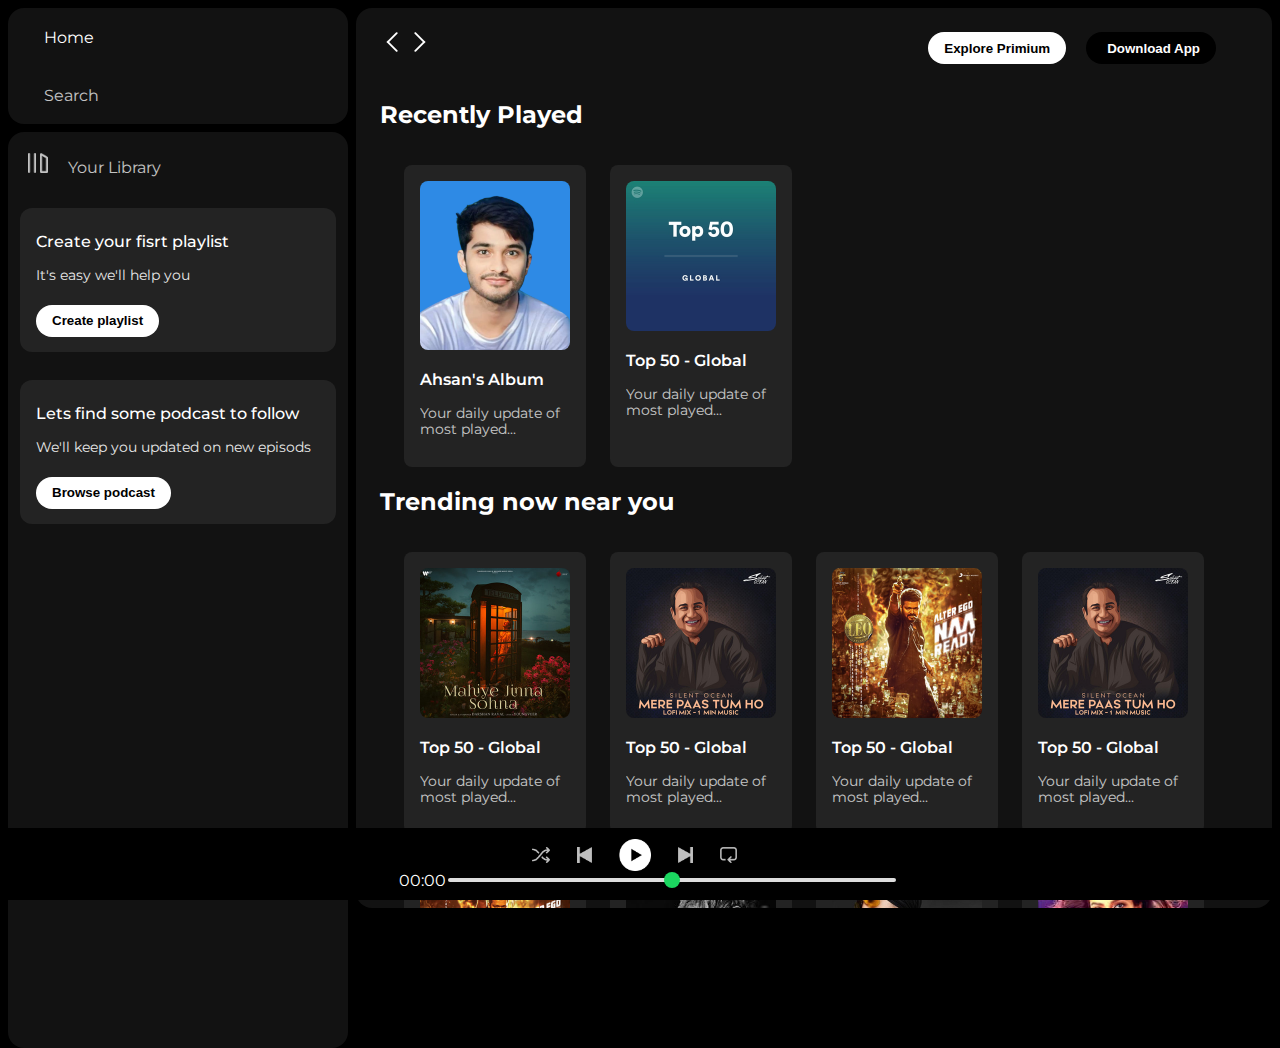
<file: index.html>
<!DOCTYPE html>
<html lang="en">

<head>
    <meta charset="UTF-8">
    <meta name="viewport" content="width=device-width, initial-scale=1.0">
    <!--font icon link -->
    <link rel="stylesheet" href="https://cdnjs.cloudflare.com/ajax/libs/font-awesome/6.6.0/css/all.min.css"
        integrity="sha512-Kc323vGBEqzTmouAECnVceyQqyqdsSiqLQISBL29aUW4U/M7pSPA/gEUZQqv1cwx4OnYxTxve5UMg5GT6L4JJg=="
        crossorigin="anonymous" referrerpolicy="no-referrer" />
    <link rel="icon" href="./assets/logo.png">
    <!-- css link -->
    <link rel="stylesheet" href="style.css">
    <title>Spotify - Web Player: Music for everyone</title>
    <link rel="preconnect" href="https://fonts.googleapis.com">
    <link rel="preconnect" href="https://fonts.gstatic.com" crossorigin>
    <link href="https://fonts.googleapis.com/css2?family=Montserrat:ital,wght@0,100..900;1,100..900&display=swap"
        rel="stylesheet">

</head>

<body>
    <div class="main">
        <div class="sidebar">
            <div class="nav">
                <div class="nav-option" style="opacity: 1;">
                    <i class="fa-solid fa-house"></i>
                    <a href="#">Home</a>
                </div>
                <div class="nav-option">
                    <i class="fa-solid fa-magnifying-glass"></i>
                    <a href="#">Search</a>
                </div>
            </div>
            <div class="library">
                <div class="options">
                    <div class="lib-option nav-option">
                        <img src="./assets/library_icon.png">
                        <a href="#">Your Library</a>
                    </div>
                    <div class="icons">
                        <i class="fa-solid fa-plus"></i>
                        <i class="fa-solid fa-arrow-right"></i>
                    </div>
                </div>
                <div class="lib-box">
                    <div class="box">
                        <p class="box-p1">Create your fisrt playlist</p>
                        <p class="box-p2">It's easy we'll help you</p>
                        <button class="badge">Create playlist</button>
                    </div>
                    <div class="box">
                        <p class="box-p1">Lets find some podcast to follow</p>
                        <p class="box-p2">We'll keep you updated on new episods</p>
                        <button class="badge">Browse podcast</button>
                    </div>
                </div>
            </div>
        </div>
        <div class="main-content">
            <div class="sticky-nav">
                <div class="sticky-nav-icon">
                    <img src="./assets/backward_icon.png">
                    <img src="./assets/forward_icon.png" class="hide">
                </div>
                <div class="sticky-nav-option">
                    <button class="badge nav-item hide">Explore Primium</button>
                    <button class="badge nav-item dark-badge"><i class="fa-regular fa-circle-down"
                            style="margin-right: 5px;"></i>Download App</button>
                    <i class="fa-regular fa-user nav-item"></i>
                </div>
            </div>

            <h2>Recently Played</h2>
            <div class="card-container">

                <div class="card">
                    <img src="./assets/ahsan.png" class="card-img">
                    <p class="card-title">Ahsan's Album</p>
                    <p class="card-info">Your daily update of most played... </p>
                </div>
                <div class="card">
                    <img src="./assets/card1img.jpeg" class="card-img">
                    <p class="card-title">Top 50 - Global</p>
                    <p class="card-info">Your daily update of most played... </p>
                </div>


            </div>


            <h2>Trending now near you</h2>
            <div class="card-container">
                <div class="card">
                    <img src="./assets/card2img.jpeg" class="card-img">
                    <p class="card-title">Top 50 - Global</p>
                    <p class="card-info">Your daily update of most played... </p>
                </div>
                <div class="card">
                    <img src="./assets/card3img.jpeg" class="card-img">
                    <p class="card-title">Top 50 - Global</p>
                    <p class="card-info">Your daily update of most played... </p>
                </div>
                <div class="card">
                    <img src="./assets/card4img.jpeg" class="card-img">
                    <p class="card-title">Top 50 - Global</p>
                    <p class="card-info">Your daily update of most played... </p>
                </div>
                <div class="card">
                    <img src="./assets/card3img.jpeg" class="card-img">
                    <p class="card-title">Top 50 - Global</p>
                    <p class="card-info">Your daily update of most played... </p>
                </div>
                <div class="card">
                    <img src="./assets/card4img.jpeg" class="card-img">
                    <p class="card-title">Top 50 - Global</p>
                    <p class="card-info">Your daily update of most played... </p>
                </div>
                <div class="card">
                    <img src="./assets/kk.jpeg" class="card-img">
                    <p class="card-title">Top 50 - Global</p>
                    <p class="card-info">Your daily update of most played... </p>
                </div>
                <div class="card">
                    <img src="./assets/diljit.jpeg" class="card-img">
                    <p class="card-title">Top 50 - Global</p>
                    <p class="card-info">Your daily update of most played... </p>
                </div>
                <div class="card">
                    <img src="./assets/top10.jpeg" class="card-img">
                    <p class="card-title">Top 50 - Global</p>
                    <p class="card-info">Your daily update of most played... </p>
                </div>
                <div class="card">
                    <img src="./assets/jubin nautiya.jpeg" class="card-img">
                    <p class="card-title">Top 50 - Global</p>
                    <p class="card-info">Your daily update of most played... </p>
                </div>
                <div class="card">
                    <img src="./assets/neha kakkar.jpg" class="card-img">
                    <p class="card-title">Top 50 - Global</p>
                    <p class="card-info">Your daily update of most played... </p>
                </div>
            </div>

            <h2>Trending Song</h2>
            <div class="card-container">
                <div class="card">
                    <img src="./assets/card2img.jpeg" class="card-img">
                    <p class="card-title">Top 50 - Global</p>
                    <p class="card-info">Your daily update of most played... </p>
                </div>
                <div class="card">
                    <img src="./assets/card3img.jpeg" class="card-img">
                    <p class="card-title">Top 50 - Global</p>
                    <p class="card-info">Your daily update of most played... </p>
                </div>
                <div class="card">
                    <img src="./assets/card4img.jpeg" class="card-img">
                    <p class="card-title">Top 50 - Global</p>
                    <p class="card-info">Your daily update of most played... </p>
                </div>
                <div class="card">
                    <img src="./assets/card3img.jpeg" class="card-img">
                    <p class="card-title">Top 50 - Global</p>
                    <p class="card-info">Your daily update of most played... </p>
                </div>
                <div class="card">
                    <img src="./assets/card4img.jpeg" class="card-img">
                    <p class="card-title">Top 50 - Global</p>
                    <p class="card-info">Your daily update of most played... </p>
                </div>
                <div class="card">
                    <img src="./assets/kk.jpeg" class="card-img">
                    <p class="card-title">Top 50 - Global</p>
                    <p class="card-info">Your daily update of most played... </p>
                </div>
                <div class="card">
                    <img src="./assets/diljit.jpeg" class="card-img">
                    <p class="card-title">Top 50 - Global</p>
                    <p class="card-info">Your daily update of most played... </p>
                </div>
                <div class="card">
                    <img src="./assets/top10.jpeg" class="card-img">
                    <p class="card-title">Top 50 - Global</p>
                    <p class="card-info">Your daily update of most played... </p>
                </div>
                <div class="card">
                    <img src="./assets/jubin nautiya.jpeg" class="card-img">
                    <p class="card-title">Top 50 - Global</p>
                    <p class="card-info">Your daily update of most played... </p>
                </div>
                <div class="card">
                    <img src="./assets/neha kakkar.jpg" class="card-img">
                    <p class="card-title">Top 50 - Global</p>
                    <p class="card-info">Your daily update of most played... </p>
                </div>
            </div>
            <h2>Feature Charts</h2>
            <div class="card-container feature">
                <div class="card">
                    <img src="./assets/card5img.jpeg" class="card-img">
                    <p class="card-title">Top 50 - Treading Song</p>
                    <p class="card-info">Your daily update of most played... </p>
                </div>
                <div class="card">
                    <img src="./assets/card6img.jpeg" class="card-img">
                    <p class="card-title">Top 50 - Global</p>
                    <p class="card-info">Your daily update of most played... </p>
                </div>
                <div class="card">
                    <img src="./assets/top10.jpeg" class="card-img">
                    <p class="card-title">Top 50 - Global</p>
                    <p class="card-info">Your daily update of most played... </p>
                </div>
                <div class="card">
                    <img src="./assets/card1img.jpeg" class="card-img">
                    <p class="card-title">Top 50 - India</p>
                    <p class="card-info">Your daily update of most played... </p>
                </div>
            </div>
            <div class="footer">
                <div class="line">

                </div>
            </div>

        </div>
        <div class="music-player">
            <div class="album"></div>
            <div class="player">
                <div class="player-controls">
                    <img src="./assets/player_icon1.png" class="player-control-icon">
                    <img src="./assets/player_icon2.png" class="player-control-icon">
                    <img src="./assets/player_icon3.png" class="player-control-icon" style="opacity: 1; height: 2rem;">
                    <img src="./assets/player_icon4.png" class="player-control-icon">
                    <img src="./assets/player_icon5.png" class="player-control-icon">
                </div>
                <div class="playback-bar">
                    <span class="curr-time">00:00</span>
                    <input type="range" min="0" max="100" class="progress-bar" step="1">
                </div>
            </div>
            <div class="control"></div>
        </div>
    </div>
</body>

</html>
</file>
<file: style.css>
body{

  font-family: "Montserrat", sans-serif;
  font-optical-sizing: auto;
  margin: 0;
  background-color: black;
  color: white;
  /* over flow::  */
  overflow: hidden;
}
.main{
   display: flex;
   height: 100vh;
   padding: 0.5rem;
}
.main-content{
    background-color: #121212;
    /* jitna div hai usko utna utna space dedo
    ans baki ka bacha hau jagah mujhe dedo>>  main-content */
    flex:1;
    border-radius: 1rem;
    overflow: auto;
    padding: 0 1.5rem 0 1.5rem;
}

.sidebar{
    background-color: black;
    width: 340px;
    /* 1 rem=16px */
    border-radius: 1rem; 
    margin-right: 0.5rem;  
}
.nav{
    background-color: #121212;
    display: flex;
    flex-direction:column;
    justify-content: center;
    height: 100px;
    padding: 0.5rem 0.75rem;
    border-radius: 1rem;
}
.nav-option{
   line-height: 2.5rem;
   opacity: 0.75;
   padding: 0.5rem;
}
.nav-option:hover{
 opacity: 1;
}
.nav-option i{
    font-size: 1.25rem;
}

.nav-option a{
    font-size: 1rem;
  margin-left: 1rem;
}


.music-player{
    background-color: black;
    position: fixed;
    bottom: 0;
    width: 100%;
    height: 72px;
}
a{
    text-decoration: none;
    color: #fff;
}

.library{
    background-color: #121212;
  border-radius: 1rem;
  height: 100%;
 margin-top: 0.5rem;
 padding: 0.5rem 0.75rem;
}
.options{
    display: flex;
    justify-content: space-between;
    align-items: center;
}
.lib-option img{
    height: 1.25rem;
    width: 1.25rem;
}
.icons{
    font-size: 1.25rem;
    opacity: 0.75;
    margin-right: 1rem;
    display: flex;
}
.icons i{
    opacity: 0.75;
    margin-right: 1rem;
    
}
.icons i:hover{
  opacity: 1;
  transform: scale(1.2 );
  
}

.box{
    height: 8rem;
    background-color: #232323;
    border-radius: 0.75rem;
    margin: 0.75rem 0 1.75rem 0;
    padding: 0.5rem 1rem;
}

.box-p1{
  font-size: 1rem;
  font-weight: 500;
}
.box-p2{
    font-size: 0.85rem;
    opacity: 0.9;
}
.badge{
    background-color: #fff;
   border: none;
   border-radius: 100px;
   padding: 0.25rem 1rem;
   font-weight: 700;
   margin-top: 0.5rem;
   height: 2rem;
   width: fit-content;
}
.dark-badge{
    background-color: #000;
    color: #fff;
}

button:hover{
  transform: scale(1.05);
}


.sticky-nav{
    position: sticky;
    top: 0;
    background-color: #121212;
    display: flex;
    justify-content: space-between;
    align-items: center;
    padding: 1rem 0 1rem 0;
    z-index: 10;
}
.nav-item{
    margin-right: 1rem;
}
/* jab tak 1000px rahegi */
@media (max-width:1000px){
    .hide{
        display: none;
    }
}
.card{
    background-color: #232323;
    width: 150px;
    border-radius: 0.5rem;
    padding: 1rem;
    margin-left: 1.5rem;
    margin-top: 1rem;
  
}
.card-container{
    display: flex;
    flex-wrap: wrap;
}
.card-img{
    width: 100%;
    border-radius: 0.5rem;
}
.card-title{
    font-weight: 600;
}
.card-info{
    font-size: 0.85rem;
    opacity: 0.75;
}
.feature{
    display: flex;
    flex-wrap: wrap;
}
.footer{
    height: 300px;
    display: flex;
    align-items: center;
    justify-content: center;

}
.line{
    width: 90%;
    height: 50%;
    border-top: 1px solid white;
    opacity: 0.4;
}
.music-player{
    display: flex;
    align-items: center;
    justify-content: space-between;
}
.album{
    width: 25%;
   
}
.player{
    width: 50%;
  
}

.control{
    width: 25%;
   
}
.player-controls{
    display: flex;
    align-items: center;
    justify-content: center;
}
.player-control-icon{
    height: 1rem;
    margin-right: 1.7rem;
    opacity: 0.75;
}
.player-control-icon:hover{
    opacity: 1;
}
.playback-bar{
    display: flex;
    justify-content: center;
    align-items: center;
}
.progress-bar{
    width: 70%;
    appearance: none;
    background-color: transparent;
    /* hand symbol */
    cursor: pointer;
}
.progress-bar::-webkit-slider-runnable-track{
    background-color: #ddd;
    border-radius: 100px;
    height: 0.25rem;
}
.progress-bar::-webkit-slider-thumb{
    appearance: none;
    height: 1rem;
    width: 1rem;
    background-color: #1bd760;
    border-radius: 50%;
    margin-top: -6px ;
}
.card:hover{
    transform: scale(1.05);
}
</file>
